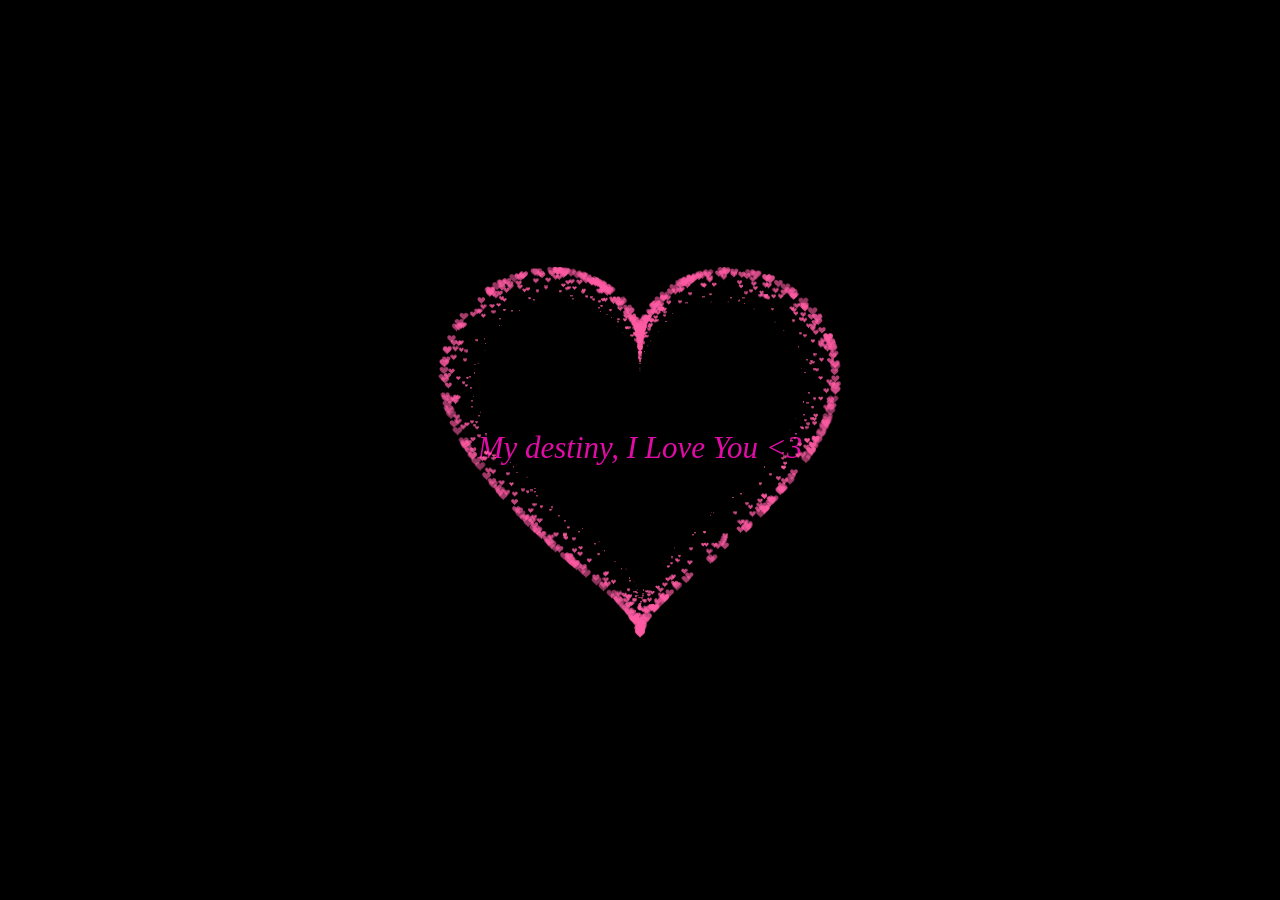
<file: heart.html>
<!DOCTYPE html PUBLIC "-//W3C//DTD HTML 4.0 Transitional//EN">
<html>
  <head>
    <title>Heart</title>
    <meta name="Generator" content="EditPlus" />
    <meta name="Author" content="" />
    <meta name="Keywords" content="" />
    <meta name="Description" content="" />

    <style>
      html,
      body {
        height: 100%;
        padding: 0;
        margin: 0;
        background: #000;
        display: flex;
        justify-content: center;
        align-items: center;
      }

      .box {
        width: 100%;
        position: absolute;
        top: 50%;
        left: 50%;
        transform: translate(-50%, -50%);
        display: flex;
        flex-direction: column;
      }

      canvas {
        position: absolute;
        width: 100%;
        height: 100%;
      }
      #pinkboard {
        position: relative;
        margin: auto;
        height: 500px;
        width: 500px;
        animation: animate 1.3s infinite;
      }

      #pinkboard:before,
      #pinkboard:after {
        content: '';
        position: absolute;
        background: #ff5ca4;
        width: 100px;
        height: 160px;
        border-top-left-radius: 50px;
        border-top-right-radius: 50px;
      }

      #pinkboard:before {
        left: 100px;
        transform: rotate(-45deg);
        transform-origin: 0 100%;
        box-shadow: 0 14px 28px rgba(0, 0, 0, 0.25),
          0 10px 10px rgba(0, 0, 0, 0.22);
      }

      #pinkboard:after {
        left: 0;
        transform: rotate(45deg);
        transform-origin: 100% 100%;
      }

      @keyframes animate {
        0% {
          transform: scale(1);
        }
        30% {
          transform: scale(0.8);
        }
        60% {
          transform: scale(1.2);
        }
        100% {
          transform: scale(1);
        }
      }
    </style>
  </head>

  <body>
    <div class="box">
      <canvas id="pinkboard"></canvas>
    </div>
    <script src="./js/heart.js"></script>
    <div
      class="center-text"
      ,
      style="background-color:rgb(0, 0, 0);
        width: 100%;
        color: rgb(225, 12, 168);
        height:100%;
        font-size: 31px;
        font-style: italic;
        display: flex;
        align-items: center;
        justify-content: center;
        margin-bottom: 5px;
        text-align: center;"
    >
      My destiny, I Love You <3
    </div>
  </body>
</html>
</file>
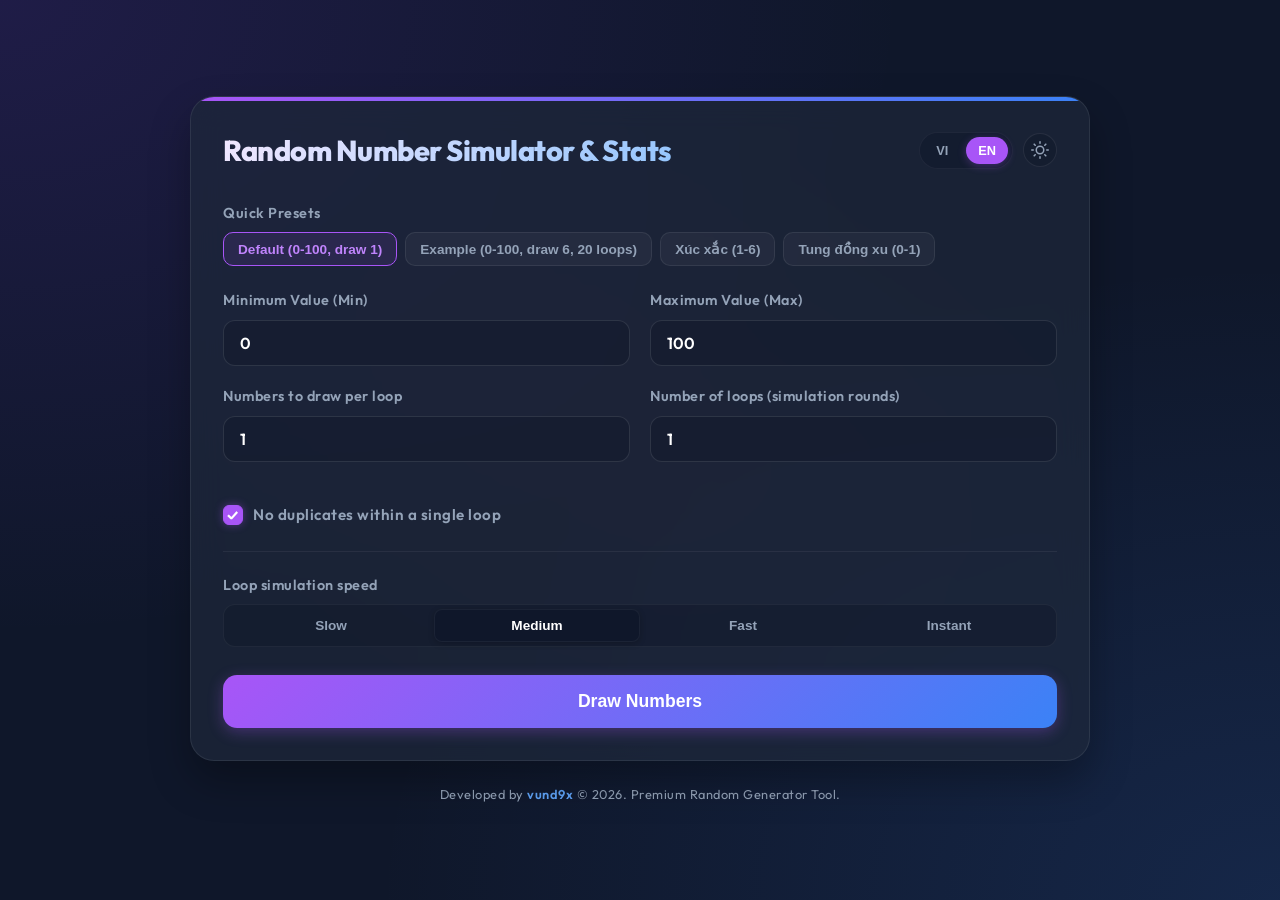
<file: random.html>
<!DOCTYPE html>
<html lang="vi">

<head>
  <meta charset="UTF-8">
  <meta name="viewport" content="width=device-width, initial-scale=1.0">
  <title data-key="title">Bộ Tạo Số Ngẫu Nhiên & Thống Kê</title>
  <link rel="icon" href="./favicon.ico">
  <!-- Google Fonts Outfit & Inter -->
  <link rel="preconnect" href="https://fonts.googleapis.com">
  <link rel="preconnect" href="https://fonts.gstatic.com" crossorigin>
  <link
    href="https://fonts.googleapis.com/css2?family=Inter:wght@400;500;600;700&family=Outfit:wght@500;600;700;800&display=swap"
    rel="stylesheet">
  <link rel="stylesheet" href="./css/random.css">
  <script>
    (function() {
      const theme = localStorage.getItem('theme') || 'dark';
      document.documentElement.setAttribute('data-theme', theme);
    })();
  </script>
</head>

<body>
  <div class="container">
    <main class="card">
      <!-- Header & Language Switcher -->
      <header class="header">
        <h1 data-key="header_title">Mô Phỏng & Thống Kê Số Ngẫu Nhiên</h1>
        <div style="display: flex; align-items: center; gap: 10px;">
          <div class="lang-switcher">
            <button class="lang-btn active" data-lang="vi" onclick="setLanguage('vi')">VI</button>
            <button class="lang-btn" data-lang="en" onclick="setLanguage('en')">EN</button>
          </div>
          <button id="theme-toggle" type="button" class="theme-toggle-btn" title="Chuyển đổi giao diện">
            <!-- Sun Icon (shown in dark theme) -->
            <svg id="theme-toggle-sun" class="theme-icon hidden" width="18" height="18" viewBox="0 0 24 24" fill="none" stroke="currentColor" stroke-width="2" stroke-linecap="round" stroke-linejoin="round">
              <circle cx="12" cy="12" r="5"></circle>
              <line x1="12" y1="1" x2="12" y2="3"></line>
              <line x1="12" y1="21" x2="12" y2="23"></line>
              <line x1="4.22" y1="4.22" x2="5.64" y2="5.64"></line>
              <line x1="18.36" y1="18.36" x2="19.78" y2="19.78"></line>
              <line x1="1" y1="12" x2="3" y2="12"></line>
              <line x1="21" y1="12" x2="23" y2="12"></line>
              <line x1="4.22" y1="19.78" x2="5.64" y2="18.36"></line>
              <line x1="18.36" y1="5.64" x2="19.78" y2="4.22"></line>
            </svg>
            <!-- Moon Icon (shown in light theme) -->
            <svg id="theme-toggle-moon" class="theme-icon hidden" width="18" height="18" viewBox="0 0 24 24" fill="none" stroke="currentColor" stroke-width="2" stroke-linecap="round" stroke-linejoin="round">
              <path d="M21 12.79A9 9 0 1 1 11.21 3 7 7 0 0 0 21 12.79z"></path>
            </svg>
          </button>
        </div>
      </header>

      <!-- Validation Error Alert Banner -->
      <div id="validation-alert" class="validation-alert"></div>

      <!-- Presets Selector -->
      <section class="presets-group">
        <label data-key="presets_label">Cấu hình mẫu nhanh (Presets)</label>
        <div class="presets-container" id="presets-container">
          <button class="preset-btn" onclick="applyPreset(0, 100, 1, 1, true, this)" data-key="preset_default">Mặc định
            (0-100, lấy 1)</button>
          <button class="preset-btn" onclick="applyPreset(0, 100, 6, 20, true, this)" data-key="preset_example">Ví dụ
            (0-100, lấy 6, 20 vòng)</button>
          <button class="preset-btn" onclick="applyPreset(1, 6, 1, 1, false, this)" data-key="preset_dice">Xúc xắc
            (1-6)</button>
          <button class="preset-btn" onclick="applyPreset(0, 1, 1, 1, false, this)" data-key="preset_coin">Tung đồng xu
            (0-1)</button>
        </div>
      </section>

      <!-- Main Config Form -->
      <section class="config-section">
        <div class="form-group">
          <label for="min-val" data-key="label_min">Giá trị nhỏ nhất (Min)</label>
          <input type="number" id="min-val" value="0" oninput="clearPresetActive()">
        </div>
        <div class="form-group">
          <label for="max-val" data-key="label_max">Giá trị lớn nhất (Max)</label>
          <input type="number" id="max-val" value="100" oninput="clearPresetActive()">
        </div>
        <div class="form-group">
          <label for="draw-count" data-key="label_count">Số lượng số cần lấy mỗi lượt</label>
          <input type="number" id="draw-count" value="1" min="1" oninput="clearPresetActive()">
        </div>
        <div class="form-group">
          <label for="loop-count" data-key="label_loops">Số vòng lặp (Số lượt quay thử)</label>
          <input type="number" id="loop-count" value="1" min="1" oninput="clearPresetActive()">
        </div>
      </section>

      <section class="form-group" style="margin-bottom: 24px;">
        <label class="checkbox-container">
          <input type="checkbox" id="unique-draw" checked onchange="clearPresetActive()">
          <span class="checkmark"></span>
          <span data-key="label_unique">Không trùng số trong cùng một lượt quay</span>
        </label>
      </section>

      <!-- Speed Control Group -->
      <section class="sim-controls-group">
        <label data-key="label_speed">Tốc độ mô phỏng vòng lặp</label>
        <div class="sim-speed-selector">
          <button class="speed-btn" data-speed="slow" onclick="setSpeed('slow')"><span
              data-key="speed_slow">Chậm</span></button>
          <button class="speed-btn active" data-speed="medium" onclick="setSpeed('medium')"><span
              data-key="speed_medium">Vừa</span></button>
          <button class="speed-btn" data-speed="fast" onclick="setSpeed('fast')"><span
              data-key="speed_fast">Nhanh</span></button>
          <button class="speed-btn" data-speed="instant" onclick="setSpeed('instant')"><span
              data-key="speed_instant">Tức thì</span></button>
        </div>
      </section>

      <!-- Submit Action Button -->
      <button id="start-btn" class="action-btn" onclick="startSimulation()">
        <span class="loader-spinner" id="btn-spinner"></span>
        <span id="btn-text" data-key="btn_start">Quay Số Ngay</span>
      </button>

      <!-- Live simulation status -->
      <div id="status-area" class="status-area">
        <p id="status-text"></p>
        <div class="progress-bar-container">
          <div id="progress-bar" class="progress-bar-fill"></div>
        </div>
      </div>

      <!-- Result displays -->
      <section id="results-section" class="results-section">
        <div style="text-align: center; margin-bottom: 8px;">
          <h2 data-key="result_heading" style="font-family: 'Outfit', sans-serif;">Kết Quả May Mắn</h2>
          <p id="result-meta-desc" class="text-accent mt-4"></p>
        </div>

        <!-- Neutral number cards container -->
        <div id="balls-container" class="balls-display"></div>

        <!-- Detailed Statistics and History panel -->
        <div class="details-grid">
          <!-- Frequency Chart Panel -->
          <div class="details-panel">
            <h3>
              <span data-key="panel_freq_title">Bảng Tần Suất Xuất Hiện</span>
              <span class="stat-desc" id="stat-range-desc"></span>
            </h3>
            <div id="chart-container" class="chart-container">
              <!-- Dynamic bars will be inserted here -->
            </div>
          </div>

          <!-- History Logs Panel -->
          <div class="details-panel">
            <h3>
              <span data-key="panel_history_title">Nhật Ký Vòng Quay</span>
              <span class="stat-desc" id="history-count-desc"></span>
            </h3>
            <div id="history-container" class="history-container">
              <!-- Dynamic history logs will be inserted here -->
            </div>
          </div>
        </div>
      </section>
    </main>

    <footer class="footer">
      <p data-key="footer_text">Phát triển bởi <a href="./index.html">vund9x</a> &copy; 2026. Công cụ tạo số ngẫu nhiên
        tối ưu.</p>
    </footer>
  </div>

  <script src="./js/random.js"></script>
  <script>
    (function() {
      const themeToggle = document.getElementById('theme-toggle');
      const sunIcon = document.getElementById('theme-toggle-sun');
      const moonIcon = document.getElementById('theme-toggle-moon');
      
      function updateToggleUI(theme) {
        if (theme === 'light') {
          sunIcon.classList.add('hidden');
          moonIcon.classList.remove('hidden');
        } else {
          sunIcon.classList.remove('hidden');
          moonIcon.classList.add('hidden');
        }
      }
      
      const currentTheme = document.documentElement.getAttribute('data-theme') || 'dark';
      updateToggleUI(currentTheme);
      
      themeToggle.addEventListener('click', () => {
        const activeTheme = document.documentElement.getAttribute('data-theme') || 'dark';
        const newTheme = activeTheme === 'light' ? 'dark' : 'light';
        document.documentElement.setAttribute('data-theme', newTheme);
        localStorage.setItem('theme', newTheme);
        updateToggleUI(newTheme);
      });
    })();
  </script>
</body>

</html>
</file>
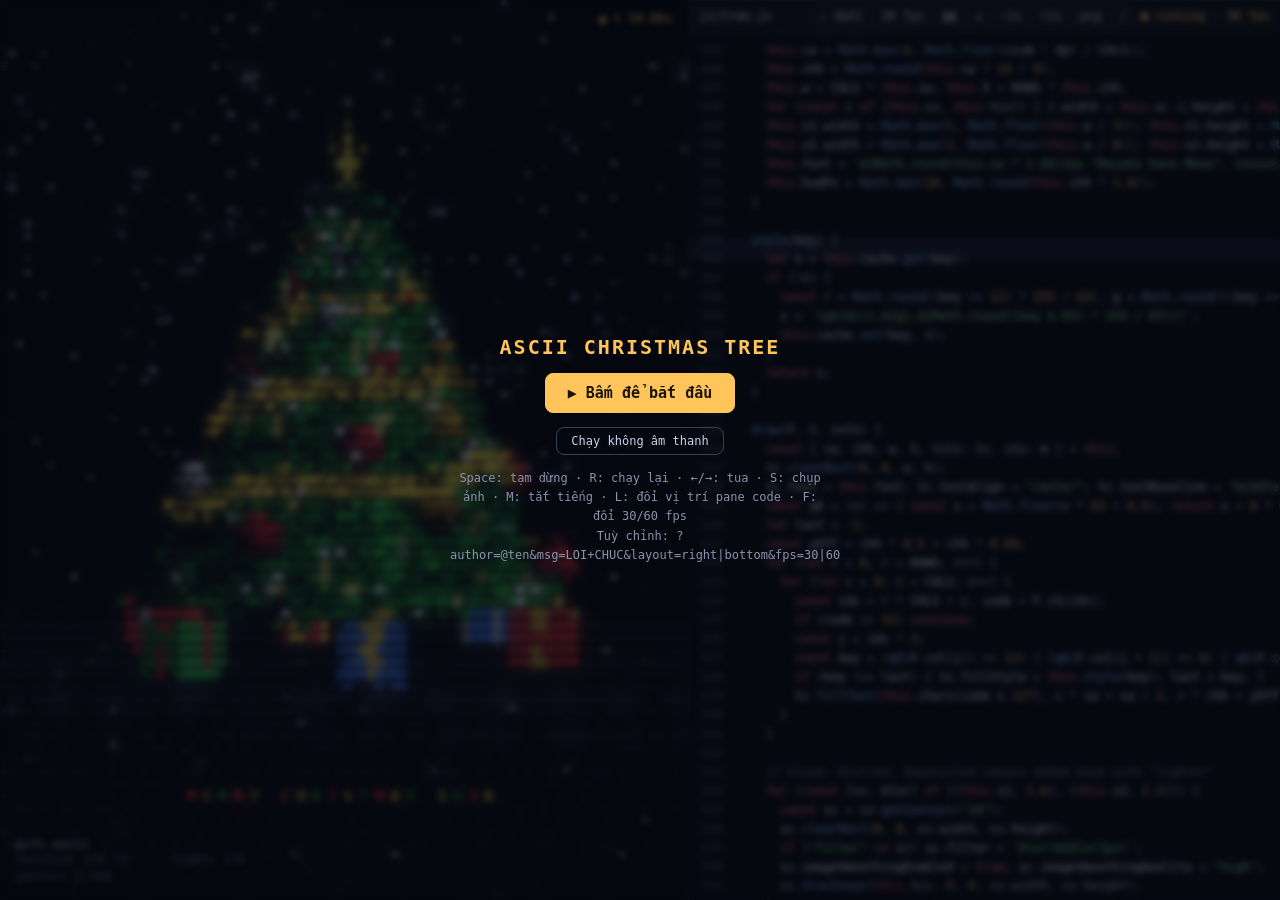
<file: tree.html>
<!DOCTYPE html>
<html lang="vi">
<head>
<meta charset="utf-8">
<meta name="viewport" content="width=device-width,initial-scale=1,viewport-fit=cover">
<meta name="theme-color" content="#05080f">
<title>ASCII Christmas Tree</title>
<link rel="icon" href="favicon.ico">
<link rel="stylesheet" href="css/tree.css">
</head>
<body>
<div id="reel" class="layout-bottom">
  <div id="art"><canvas id="artCanvas"></canvas></div>
  <div id="side">
    <div id="hdr">
      <span id="fname">js/tree.js</span>
      <span id="ctrls">
        <button id="bLayout" title="Đổi vị trí pane code: bên phải / bên dưới (L)">↓ dưới</button>
        <button id="bFps" title="Đổi tốc độ khung hình: 30 / 60 fps (F)">30 fps</button>
        <button id="bPause" title="Tạm dừng / chạy (Space)">❚❚</button>
        <button id="bRestart" title="Chạy lại (R)">↺</button>
        <button id="bBack" title="Lùi 1 giây (←)">−1s</button>
        <button id="bFwd" title="Tiến 1 giây (→)">+1s</button>
        <button id="bShot" title="Chụp ảnh PNG (S)">png</button>
        <button id="bMute" title="Bật / tắt tiếng (M)">♪</button>
      </span>
      <span id="status"><i></i>running · <span id="fps">30</span> fps</span>
    </div>
    <div id="codeWrap"><canvas id="codeCanvas"></canvas></div>
  </div>
</div>

<div id="overlay">
  <h1>ASCII CHRISTMAS TREE</h1>
  <button id="bStart" disabled>Đang tạo nhạc… 0%</button>
  <button id="bSilent" class="ghost">Chạy không âm thanh</button>
  <p>Space: tạm dừng · R: chạy lại · ←/→: tua · S: chụp ảnh · M: tắt tiếng · L: đổi vị trí pane code · F: đổi 30/60 fps<br>
     Tuỳ chỉnh: <code>?author=@ten&amp;msg=LOI+CHUC&amp;layout=right|bottom&amp;fps=30|60</code></p>
</div>

<script src="js/tree.js" defer></script>
</body>
</html>
</file>
<file: css/random.css>
:root {
  --bg-dark: #0f172a;
  --bg-card: rgba(30, 41, 59, 0.7);
  --border-card: rgba(255, 255, 255, 0.08);
  --text-primary: #f8fafc;
  --text-secondary: #94a3b8;
  --accent-primary: #a855f7;
  --accent-primary-hover: #c084fc;
  --accent-secondary: #3b82f6;
  --accent-secondary-hover: #60a5fa;
  --accent-success: #10b981;
  --border-focus: #c084fc;
  --glow-shadow: 0 0 15px rgba(168, 85, 247, 0.4);
  --shadow-card: 0 20px 40px rgba(0, 0, 0, 0.3);
}

[data-theme="light"] {
  --bg-dark: #f8fafc;
  --bg-card: rgba(255, 255, 255, 0.85);
  --border-card: #bfdbfe;
  --text-primary: #0f172a;
  --text-secondary: #475569;
  --accent-primary: #a855f7;
  --accent-primary-hover: #8b5cf6;
  --accent-secondary: #3b82f6;
  --accent-secondary-hover: #2563eb;
  --border-focus: #3b82f6;
  --glow-shadow: 0 0 15px rgba(59, 130, 246, 0.2);
  --shadow-card: 0 20px 40px rgba(30, 41, 59, 0.08);
}

* {
  box-sizing: border-box;
  margin: 0;
  padding: 0;
}

body {
  min-height: 100vh;
  font-family: 'Outfit', 'Inter', -apple-system, BlinkMacSystemFont, "Segoe UI", Roboto, sans-serif;
  color: var(--text-primary);
  background-color: var(--bg-dark);
  background-image: 
    radial-gradient(at 0% 0%, rgba(124, 58, 237, 0.15) 0px, transparent 50%),
    radial-gradient(at 100% 100%, rgba(59, 130, 246, 0.15) 0px, transparent 50%),
    radial-gradient(at 50% 50%, rgba(236, 72, 153, 0.05) 0px, transparent 50%);
  background-attachment: fixed;
  display: flex;
  justify-content: center;
  align-items: center;
  padding: 20px;
  line-height: 1.5;
}

.container {
  width: 100%;
  max-width: 900px;
  margin: 0 auto;
}

.card {
  background: var(--bg-card);
  backdrop-filter: blur(16px);
  -webkit-backdrop-filter: blur(16px);
  border: 1px solid var(--border-card);
  border-radius: 24px;
  padding: 32px;
  box-shadow: var(--shadow-card);
  position: relative;
  overflow: hidden;
}

.card::before {
  content: '';
  position: absolute;
  top: 0;
  left: 0;
  right: 0;
  height: 4px;
  background: linear-gradient(90deg, var(--accent-primary), var(--accent-secondary));
}

.header {
  display: flex;
  justify-content: space-between;
  align-items: center;
  margin-bottom: 28px;
  flex-wrap: wrap;
  gap: 16px;
}

h1 {
  font-size: 1.8rem;
  font-weight: 800;
  background: linear-gradient(135deg, #f3e8ff, #93c5fd);
  -webkit-background-clip: text;
  background-clip: text;
  -webkit-text-fill-color: transparent;
  letter-spacing: -0.5px;
}

/* Lang switcher */
.lang-switcher {
  display: flex;
  gap: 6px;
  background: rgba(15, 23, 42, 0.5);
  padding: 4px;
  border-radius: 9999px;
  border: 1px solid rgba(255, 255, 255, 0.05);
}

.lang-btn {
  background: none;
  border: none;
  padding: 6px 12px;
  font-size: 0.8rem;
  font-weight: 700;
  color: var(--text-secondary);
  cursor: pointer;
  border-radius: 9999px;
  transition: all 0.2s ease;
}

.lang-btn.active {
  background: var(--accent-primary);
  color: #fff;
  box-shadow: 0 2px 8px rgba(168, 85, 247, 0.3);
}

/* Config Grid */
.config-section {
  display: grid;
  grid-template-columns: 1fr;
  gap: 20px;
  margin-bottom: 32px;
}

@media (min-width: 640px) {
  .config-section {
    grid-template-columns: 1fr 1fr;
  }
}

.form-group {
  display: flex;
  flex-direction: column;
  gap: 8px;
}

label {
  font-size: 0.9rem;
  font-weight: 600;
  color: var(--text-secondary);
  letter-spacing: 0.5px;
}

.input-container {
  display: flex;
  gap: 10px;
}

input[type="number"] {
  flex-grow: 1;
  background: rgba(15, 23, 42, 0.4);
  border: 1px solid rgba(255, 255, 255, 0.1);
  padding: 12px 16px;
  border-radius: 12px;
  color: #fff;
  font-family: inherit;
  font-size: 1rem;
  font-weight: 600;
  transition: all 0.25s ease;
  width: 100%;
}

input[type="number"]:focus {
  outline: none;
  border-color: var(--border-focus);
  box-shadow: 0 0 0 3px rgba(168, 85, 247, 0.2);
  background: rgba(15, 23, 42, 0.6);
}

/* Checkbox wrapper */
.checkbox-container {
  display: flex;
  align-items: center;
  gap: 10px;
  cursor: pointer;
  user-select: none;
  font-size: 0.95rem;
  color: var(--text-secondary);
  margin-top: 10px;
  transition: color 0.2s ease;
}

.checkbox-container:hover {
  color: var(--text-primary);
}

.checkbox-container input {
  display: none;
}

.checkmark {
  width: 20px;
  height: 20px;
  border: 1.5px solid rgba(255, 255, 255, 0.2);
  border-radius: 6px;
  display: inline-flex;
  align-items: center;
  justify-content: center;
  transition: all 0.2s ease;
  background: rgba(15, 23, 42, 0.4);
}

.checkbox-container input:checked + .checkmark {
  background: var(--accent-primary);
  border-color: var(--accent-primary);
  box-shadow: 0 0 8px rgba(168, 85, 247, 0.4);
}

.checkmark::after {
  content: "✓";
  color: white;
  font-size: 0.8rem;
  font-weight: 900;
  display: none;
}

.checkbox-container input:checked + .checkmark::after {
  display: block;
}

/* Preset Section */
.presets-group {
  margin-bottom: 24px;
}

.presets-container {
  display: flex;
  flex-wrap: wrap;
  gap: 8px;
  margin-top: 8px;
}

.preset-btn {
  background: rgba(255, 255, 255, 0.04);
  border: 1px solid rgba(255, 255, 255, 0.08);
  padding: 8px 14px;
  border-radius: 10px;
  color: var(--text-secondary);
  font-size: 0.85rem;
  font-weight: 600;
  cursor: pointer;
  transition: all 0.2s ease;
}

.preset-btn:hover {
  background: rgba(255, 255, 255, 0.08);
  border-color: rgba(255, 255, 255, 0.2);
  color: var(--text-primary);
  transform: translateY(-1px);
}

.preset-btn.active {
  background: rgba(168, 85, 247, 0.1);
  border-color: var(--accent-primary);
  color: var(--accent-primary-hover);
}

/* Simulation Controls */
.sim-controls-group {
  border-top: 1px solid rgba(255, 255, 255, 0.06);
  padding-top: 20px;
  margin-bottom: 28px;
}

.sim-speed-selector {
  display: grid;
  grid-template-columns: repeat(4, 1fr);
  background: rgba(15, 23, 42, 0.4);
  border: 1px solid rgba(255, 255, 255, 0.05);
  padding: 4px;
  border-radius: 12px;
  margin-top: 8px;
}

.speed-btn {
  background: none;
  border: none;
  padding: 8px;
  color: var(--text-secondary);
  font-size: 0.85rem;
  font-weight: 700;
  cursor: pointer;
  border-radius: 8px;
  transition: all 0.2s ease;
  text-align: center;
}

.speed-btn.active {
  background: var(--bg-dark);
  color: #fff;
  box-shadow: 0 2px 6px rgba(0, 0, 0, 0.2);
  border: 1px solid rgba(255, 255, 255, 0.05);
}

/* Buttons */
.action-btn {
  width: 100%;
  padding: 16px;
  font-size: 1.1rem;
  font-weight: 800;
  color: #fff;
  background: linear-gradient(135deg, var(--accent-primary), var(--accent-secondary));
  border: none;
  border-radius: 14px;
  cursor: pointer;
  transition: all 0.3s cubic-bezier(0.4, 0, 0.2, 1);
  box-shadow: 0 4px 15px rgba(168, 85, 247, 0.3);
  display: flex;
  justify-content: center;
  align-items: center;
  gap: 10px;
}

.action-btn:hover {
  transform: translateY(-2px);
  box-shadow: 0 6px 20px rgba(168, 85, 247, 0.5), 0 0 10px rgba(59, 130, 246, 0.3);
  background: linear-gradient(135deg, #b96cf8, #4f8ff7);
}

.action-btn:active {
  transform: translateY(1px);
}

.action-btn:disabled {
  opacity: 0.6;
  cursor: not-allowed;
  transform: none;
  box-shadow: none;
}

/* Animation Loader when running */
.loader-spinner {
  width: 20px;
  height: 20px;
  border: 3px border-top-transparent;
  border: 3px solid rgba(255, 255, 255, 0.3);
  border-top-color: white;
  border-radius: 50%;
  animation: spin 0.8s linear infinite;
  display: none;
}

@keyframes spin {
  to { transform: rotate(360deg); }
}

/* Simulation Status Area */
.status-area {
  display: none;
  background: rgba(15, 23, 42, 0.3);
  border: 1px dashed rgba(255, 255, 255, 0.1);
  padding: 16px;
  border-radius: 14px;
  margin-top: 24px;
  text-align: center;
  animation: fadeIn 0.3s ease;
}

.progress-bar-container {
  width: 100%;
  height: 6px;
  background: rgba(255, 255, 255, 0.05);
  border-radius: 9999px;
  margin-top: 12px;
  overflow: hidden;
}

.progress-bar-fill {
  height: 100%;
  width: 0%;
  background: linear-gradient(90deg, var(--accent-primary), var(--accent-secondary));
  transition: width 0.1s linear;
  border-radius: 9999px;
}

/* Results section */
.results-section {
  display: none;
  margin-top: 36px;
  animation: slideUp 0.5s cubic-bezier(0.16, 1, 0.3, 1);
}

.results-section.active {
  display: block;
}

.balls-display {
  display: flex;
  flex-wrap: wrap;
  justify-content: center;
  gap: 16px;
  margin: 24px 0 32px;
}

/* Neutral number cards: deliberately different from lottery balls */
.number-card {
  min-width: 58px;
  height: 48px;
  padding: 0 14px;
  border-radius: 12px;
  display: flex;
  align-items: center;
  justify-content: center;
  font-size: 1.25rem;
  font-weight: 800;
  color: white;
  letter-spacing: 0.3px;
  background: linear-gradient(135deg, var(--accent-primary), var(--accent-secondary));
  border: 1px solid rgba(255, 255, 255, 0.22);
  box-shadow: 0 5px 12px rgba(15, 23, 42, 0.28);
  position: relative;
  animation: ballAppear 0.5s cubic-bezier(0.175, 0.885, 0.32, 1.275) both;
}

.tied-separator {
  display: flex;
  align-items: center;
  justify-content: center;
  min-width: 18px;
  color: var(--accent-primary-hover);
  font-size: 1.5rem;
  font-weight: 800;
}

.tie-alternative-card {
  background: repeating-linear-gradient(
    135deg,
    rgba(245, 158, 11, 0.9),
    rgba(245, 158, 11, 0.9) 8px,
    rgba(251, 191, 36, 0.65) 8px,
    rgba(251, 191, 36, 0.65) 16px
  );
  border-color: rgba(251, 191, 36, 0.8);
}

/* Color palettes for balls based on index or value class */
.ball-color-0 { background: radial-gradient(circle at 35% 35%, #ec4899, #be185d); } /* Pink */
.ball-color-1 { background: radial-gradient(circle at 35% 35%, #3b82f6, #1d4ed8); } /* Blue */
.ball-color-2 { background: radial-gradient(circle at 35% 35%, #eab308, #a16207); } /* Yellow */
.ball-color-3 { background: radial-gradient(circle at 35% 35%, #10b981, #047857); } /* Green */
.ball-color-4 { background: radial-gradient(circle at 35% 35%, #f97316, #c2410c); } /* Orange */
.ball-color-5 { background: radial-gradient(circle at 35% 35%, #8b5cf6, #5b21b6); } /* Violet */
.ball-color-6 { background: radial-gradient(circle at 35% 35%, #06b6d4, #0891b2); } /* Cyan */
.ball-color-7 { background: radial-gradient(circle at 35% 35%, #f43f5e, #be123c); } /* Rose */
.ball-color-8 { background: radial-gradient(circle at 35% 35%, #14b8a6, #0f766e); } /* Teal */
.ball-color-9 { background: radial-gradient(circle at 35% 35%, #64748b, #334155); } /* Slate */

@keyframes ballAppear {
  0% {
    transform: scale(0) rotate(-180deg);
    opacity: 0;
  }
  100% {
    transform: scale(1) rotate(0deg);
    opacity: 1;
  }
}

/* Detail Stats Panels */
.details-grid {
  display: grid;
  grid-template-columns: 1fr;
  gap: 24px;
  margin-top: 24px;
}

@media (min-width: 768px) {
  .details-grid {
    grid-template-columns: 1fr 1fr;
  }
}

.details-panel {
  background: rgba(15, 23, 42, 0.3);
  border: 1px solid rgba(255, 255, 255, 0.05);
  border-radius: 16px;
  padding: 20px;
}

.details-panel h3 {
  font-size: 1.1rem;
  margin-bottom: 16px;
  border-bottom: 1px solid rgba(255, 255, 255, 0.05);
  padding-bottom: 10px;
  color: #fff;
  display: flex;
  justify-content: space-between;
  align-items: center;
}

.stat-desc {
  font-size: 0.8rem;
  color: var(--text-secondary);
  font-weight: normal;
}

/* Chart Styles */
.chart-container {
  display: flex;
  flex-direction: column;
  gap: 12px;
  max-height: 380px;
  overflow-y: auto;
  padding-right: 6px;
}

/* Custom scrollbar for stats */
.chart-container::-webkit-scrollbar,
.history-container::-webkit-scrollbar {
  width: 6px;
}

.chart-container::-webkit-scrollbar-track,
.history-container::-webkit-scrollbar-track {
  background: rgba(0, 0, 0, 0.1);
  border-radius: 9999px;
}

.chart-container::-webkit-scrollbar-thumb,
.history-container::-webkit-scrollbar-thumb {
  background: rgba(255, 255, 255, 0.1);
  border-radius: 9999px;
}

.chart-container::-webkit-scrollbar-thumb:hover,
.history-container::-webkit-scrollbar-thumb:hover {
  background: rgba(255, 255, 255, 0.2);
}

.chart-row {
  display: flex;
  align-items: center;
  gap: 12px;
  font-size: 0.9rem;
}

.chart-label {
  min-width: 32px;
  text-align: right;
  font-weight: 700;
  color: var(--text-primary);
}

.chart-bar-outer {
  flex-grow: 1;
  height: 20px;
  background: rgba(255, 255, 255, 0.03);
  border-radius: 6px;
  overflow: hidden;
  position: relative;
  border: 1px solid rgba(255, 255, 255, 0.02);
}

.chart-bar-inner {
  height: 100%;
  width: 0%;
  background: linear-gradient(90deg, rgba(168, 85, 247, 0.6), rgba(59, 130, 246, 0.6));
  border-radius: 6px;
  transition: width 0.3s ease;
  position: relative;
}

.chart-bar-inner.highlight {
  background: linear-gradient(90deg, var(--accent-primary), var(--accent-secondary));
  box-shadow: 0 0 8px rgba(168, 85, 247, 0.3);
}

.chart-bar-inner.tie-alternative {
  background: repeating-linear-gradient(
    135deg,
    rgba(245, 158, 11, 0.85),
    rgba(245, 158, 11, 0.85) 8px,
    rgba(251, 191, 36, 0.55) 8px,
    rgba(251, 191, 36, 0.55) 16px
  );
  box-shadow: 0 0 8px rgba(245, 158, 11, 0.25);
}

.chart-value {
  min-width: 60px;
  font-size: 0.8rem;
  font-weight: 600;
  color: var(--text-secondary);
  text-align: right;
}

/* History logs */
.history-container {
  display: flex;
  flex-direction: column;
  gap: 10px;
  max-height: 380px;
  overflow-y: auto;
  padding-right: 6px;
}

.history-item {
  background: rgba(255, 255, 255, 0.02);
  border: 1px solid rgba(255, 255, 255, 0.04);
  padding: 10px 14px;
  border-radius: 10px;
  font-size: 0.85rem;
}

.history-item-header {
  display: flex;
  justify-content: space-between;
  margin-bottom: 6px;
  color: var(--text-secondary);
  font-size: 0.75rem;
  font-weight: 700;
  text-transform: uppercase;
  letter-spacing: 0.5px;
}

.history-item-values {
  display: flex;
  flex-wrap: wrap;
  gap: 6px;
}

.history-ball {
  background: rgba(255, 255, 255, 0.08);
  border: 1px solid rgba(255, 255, 255, 0.1);
  width: 24px;
  height: 24px;
  border-radius: 50%;
  display: flex;
  align-items: center;
  justify-content: center;
  font-size: 0.75rem;
  font-weight: 700;
  color: #fff;
}

/* Validation Alert Banner */
.validation-alert {
  display: none;
  background: rgba(239, 68, 68, 0.1);
  border: 1px solid rgba(239, 68, 68, 0.2);
  color: #f87171;
  padding: 12px 16px;
  border-radius: 12px;
  font-size: 0.9rem;
  margin-bottom: 20px;
  animation: fadeIn 0.3s ease;
}

@keyframes fadeIn {
  from { opacity: 0; transform: translateY(-5px); }
  to { opacity: 1; transform: translateY(0); }
}

@keyframes slideUp {
  from { opacity: 0; transform: translateY(20px); }
  to { opacity: 1; transform: translateY(0); }
}

.mt-4 { margin-top: 16px; }
.text-center { text-align: center; }
.text-accent { color: var(--accent-primary-hover); font-weight: 700; }

.footer {
  text-align: center;
  color: var(--text-secondary);
  font-size: 0.8rem;
  margin-top: 24px;
  letter-spacing: 0.5px;
}

.footer a {
  color: var(--accent-secondary-hover);
  text-decoration: none;
  font-weight: 600;
  transition: color 0.2s ease;
}

.footer a:hover {
  color: var(--accent-primary-hover);
}

/* Light Theme Overrides */
[data-theme="light"] body {
  background-image: 
    radial-gradient(at 0% 0%, rgba(168, 85, 247, 0.08) 0px, transparent 50%),
    radial-gradient(at 100% 100%, rgba(59, 130, 246, 0.08) 0px, transparent 50%),
    linear-gradient(160deg, #f7fafc, #e6f0ff);
}

[data-theme="light"] h1 {
  background: linear-gradient(135deg, #6b21a8, #1d4ed8);
  -webkit-background-clip: text;
  background-clip: text;
  -webkit-text-fill-color: transparent;
}

[data-theme="light"] input[type="number"] {
  background: #ffffff;
  border: 1px solid #cbd5e1;
  color: #0f172a;
}

[data-theme="light"] input[type="number"]:focus {
  background: #ffffff;
  border-color: var(--border-focus);
}

[data-theme="light"] .checkmark {
  background: #ffffff;
  border-color: #cbd5e1;
}

[data-theme="light"] .preset-btn {
  background: #f1f5f9;
  border: 1px solid #e2e8f0;
  color: #475569;
}

[data-theme="light"] .preset-btn:hover {
  background: #e2e8f0;
  color: #0f172a;
}

[data-theme="light"] .sim-speed-selector {
  background: #f1f5f9;
  border: 1px solid #cbd5e1;
}

[data-theme="light"] .speed-btn {
  background: none !important;
  border: none !important;
  color: #475569;
}

[data-theme="light"] .speed-btn:hover {
  color: #0f172a;
}

[data-theme="light"] .speed-btn.active {
  background: #ffffff !important;
  color: #0f172a !important;
  border: 1px solid #cbd5e1 !important;
  box-shadow: 0 2px 8px rgba(0, 0, 0, 0.08) !important;
}

[data-theme="light"] .preset-btn.active {
  background: rgba(59, 130, 246, 0.1);
  border-color: #3b82f6;
  color: #2563eb;
}

[data-theme="light"] .details-panel {
  background: #ffffff;
  border-color: #bfdbfe;
}

[data-theme="light"] .details-panel h3 {
  color: #0f172a;
  border-color: #e2e8f0;
}

[data-theme="light"] .chart-bar-outer {
  background: #f1f5f9;
}

[data-theme="light"] .history-item {
  background: #f8fafc;
  border-color: #e2e8f0;
}

[data-theme="light"] .history-ball {
  background: #e2e8f0;
  border-color: #cbd5e1;
  color: #0f172a;
}

[data-theme="light"] .status-area {
  background: #f1f5f9;
  border-color: #cbd5e1;
  color: #475569;
}

[data-theme="light"] .lang-switcher {
  background: rgba(15, 23, 42, 0.05);
  border-color: rgba(15, 23, 42, 0.08);
}

/* Theme Toggle Button Style */
.theme-toggle-btn {
  background: rgba(15, 23, 42, 0.4);
  border: 1px solid rgba(255, 255, 255, 0.08);
  color: var(--text-secondary);
  width: 34px;
  height: 34px;
  border-radius: 50%;
  display: flex;
  align-items: center;
  justify-content: center;
  cursor: pointer;
  padding: 0;
  transition: all 0.2s ease;
}

.theme-toggle-btn:hover {
  background: rgba(255, 255, 255, 0.08);
  border-color: rgba(255, 255, 255, 0.2);
  color: var(--text-primary);
  transform: translateY(-1px);
}

[data-theme="light"] .theme-toggle-btn {
  background: #f1f5f9;
  border-color: #cbd5e1;
  color: #475569;
}

[data-theme="light"] .theme-toggle-btn:hover {
  background: #e2e8f0;
  color: #0f172a;
}

.theme-icon.hidden {
  display: none !important;
}
</file>
<file: css/tree.css>
* { box-sizing: border-box; }
[hidden] { display: none !important; }

html, body {
  margin: 0; height: 100%; overflow: hidden; background: #05080f; color: #d6deee;
  font-family: "DejaVu Sans Mono", Consolas, Menlo, "Courier New", monospace;
}

#reel {
  position: relative; display: flex; width: 100%; background: #05080f;
  height: 100vh; height: 100dvh;
}

/* ---- code pane below: tree centred on top, code pane spans the full browser width ---- */
#reel.layout-bottom { flex-direction: column; }
#reel.layout-bottom #art {
  flex: 0 0 auto; align-self: center; width: auto; aspect-ratio: 792 / 1036;
  height: min(70vh, calc(100vw / 0.7645));
  height: min(70dvh, calc(100vw / 0.7645));
}
#reel.layout-bottom #side { flex: 1 1 0; min-height: 0; }

/* ---- code pane on the right: tree keeps its height, code pane takes ALL the remaining width ---- */
#reel.layout-right { flex-direction: row; align-items: stretch; }
#reel.layout-right #art {
  flex: 0 0 auto; align-self: center; width: auto; aspect-ratio: 792 / 1036;
  height: min(100vh, calc((100vw - 260px) / 0.7645));
  height: min(100dvh, calc((100vw - 260px) / 0.7645));
}
#reel.layout-right #side { flex: 1 1 0; border-left: 1px solid #1a2030; }

#art { position: relative; cursor: pointer; }
#art canvas { width: 100%; height: 100%; display: block; }

#side { min-width: 0; display: flex; flex-direction: column; background: #080b14; }

#hdr {
  flex: 0 0 auto; display: flex; align-items: center; flex-wrap: wrap; gap: 4px 8px;
  min-height: 32px; padding: 4px 10px; font-size: 12px;
  background: #0f121d; border-top: 1px solid #1a2030; border-bottom: 1px solid #1a2030;
}
#fname { flex: 1 1 auto; min-width: 0; overflow: hidden; text-overflow: ellipsis; white-space: nowrap; }
#status { flex: 0 0 auto; color: #ffc45a; white-space: nowrap; }
#status i {
  display: inline-block; width: 7px; height: 7px; border-radius: 50%; background: #ffc45a;
  margin-right: 6px; animation: pulse 1.6s ease-in-out infinite;
}
@keyframes pulse { 50% { opacity: .35; } }
#ctrls { display: flex; flex-wrap: wrap; gap: 4px; flex: 0 0 auto; margin-left: auto; }
#ctrls button {
  background: none; border: 1px solid #26304a; color: #c9d3ea; border-radius: 4px;
  padding: 2px 6px; font: inherit; cursor: pointer; line-height: 1.2;
}
#ctrls button:hover { background: #1a2238; }
#ctrls button:disabled { opacity: .35; cursor: default; }

#codeWrap { flex: 1 1 0; min-height: 0; position: relative; }
#codeCanvas { position: absolute; inset: 0; width: 100%; height: 100%; display: block; }

#overlay {
  position: fixed; inset: 0; display: flex; flex-direction: column; align-items: center;
  justify-content: center; gap: 14px; background: rgba(5, 8, 15, .62);
  -webkit-backdrop-filter: blur(3px); backdrop-filter: blur(3px); text-align: center; padding: 20px;
}
#overlay h1 { margin: 0; font-size: 20px; letter-spacing: 2px; color: #ffc45a; font-weight: 600; }
#overlay p { margin: 0; font-size: 12px; color: #8a94ad; max-width: 380px; line-height: 1.6; }
#overlay button {
  font: inherit; font-size: 15px; cursor: pointer; border-radius: 8px; padding: 10px 22px;
  border: 1px solid #ffc45a; background: #ffc45a; color: #1b1405; font-weight: 700;
}
#overlay button.ghost { background: none; color: #c9d3ea; border-color: #34405e; font-weight: 400; font-size: 12px; padding: 6px 14px; }
#overlay button:disabled { opacity: .55; cursor: default; }
</file>
